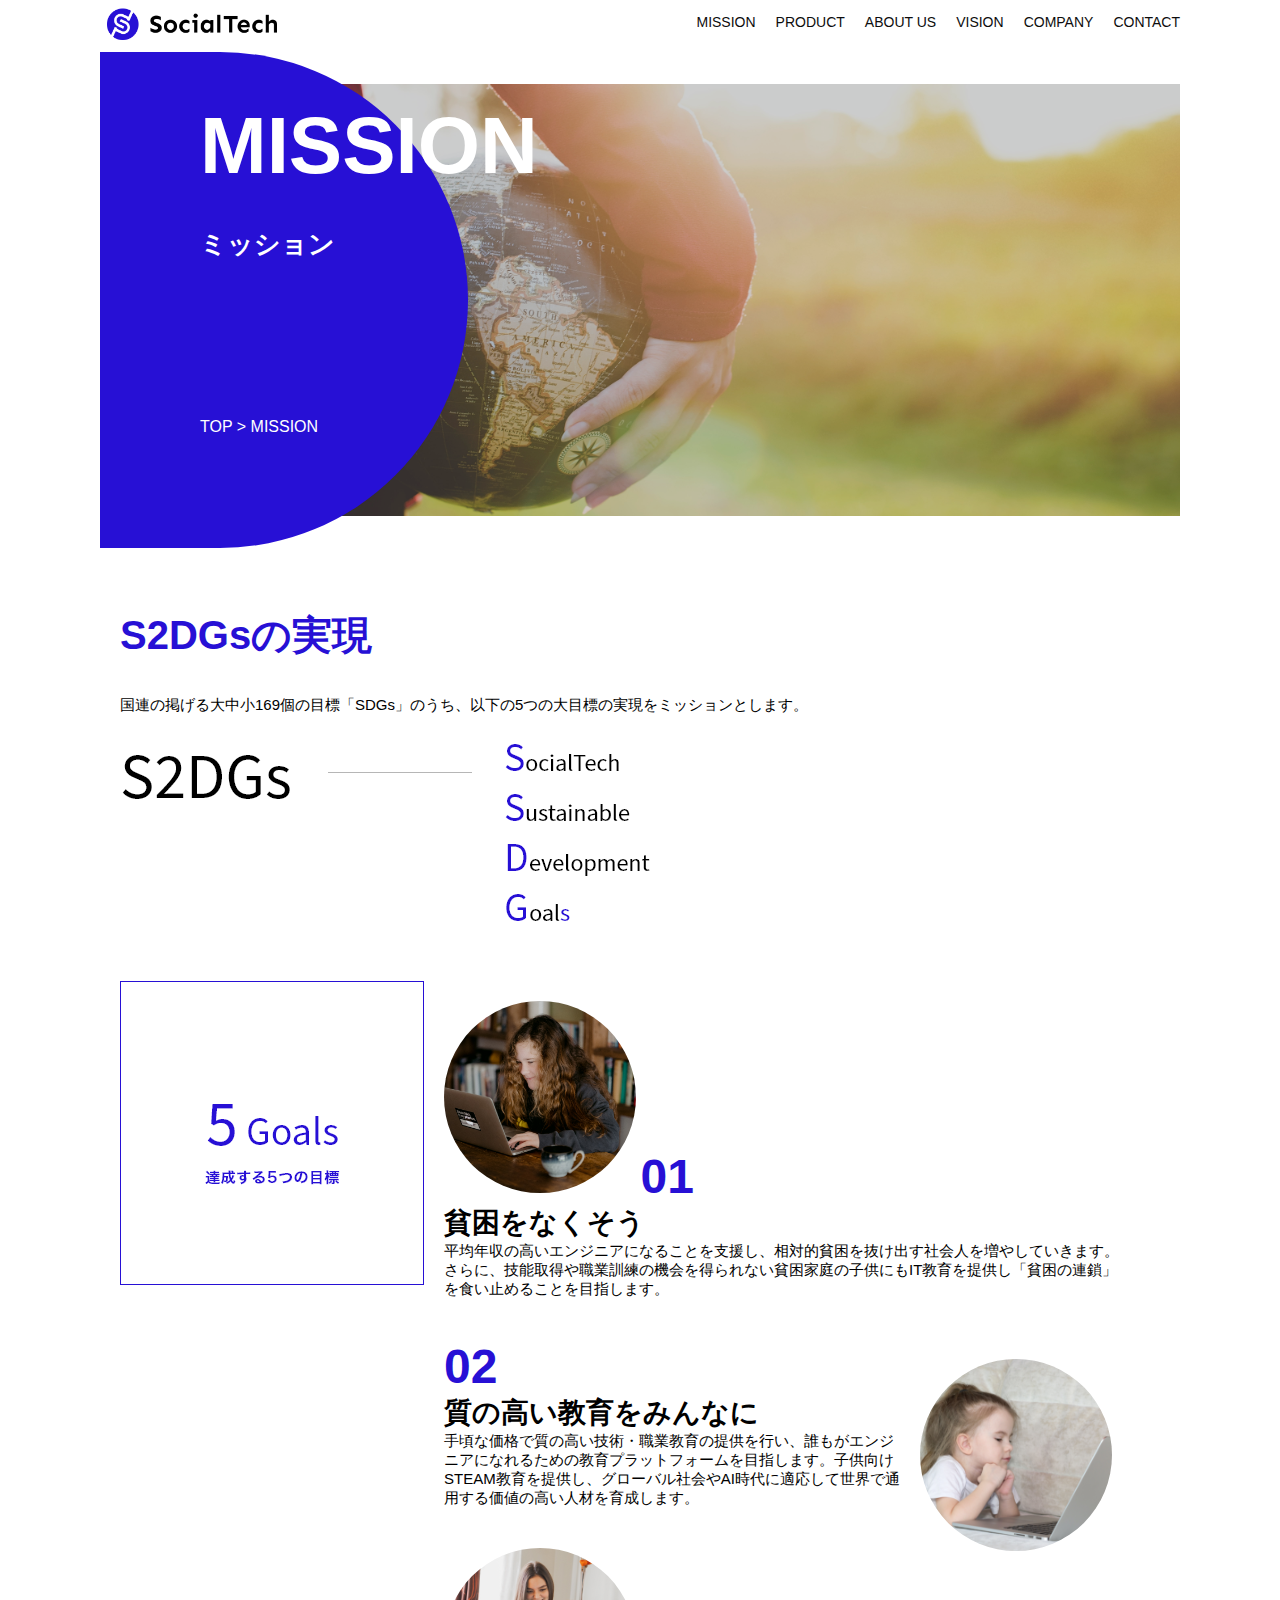
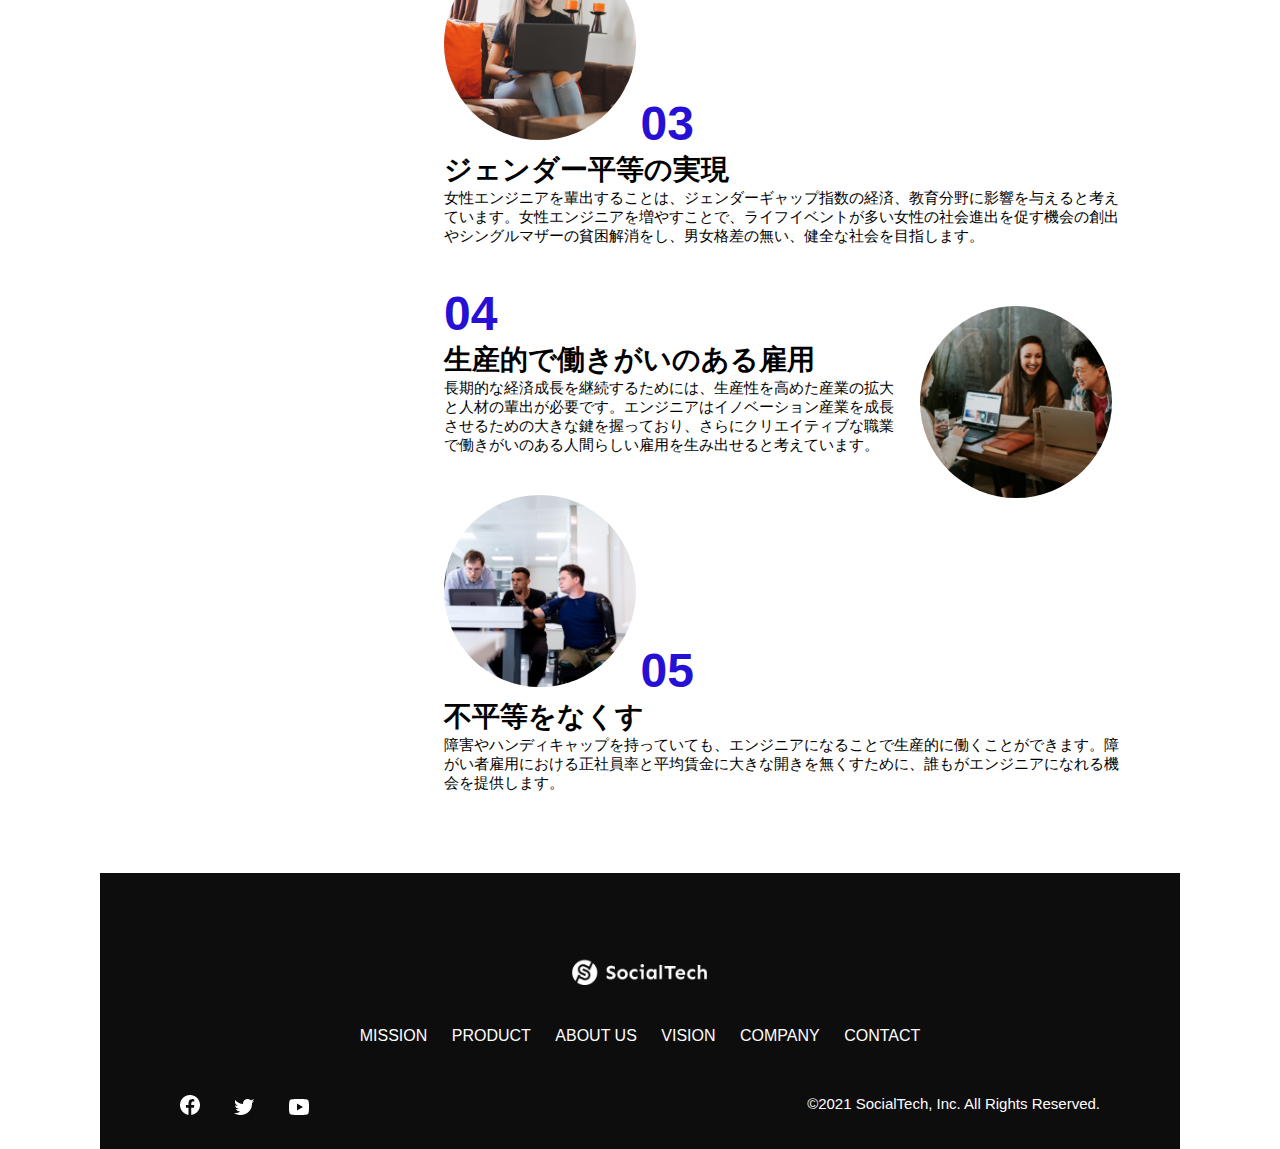
<file: kadai_tutorial_output/socialtech/mission.html>
<!DOCTYPE html>
<html>
  <head>
    <title>SocialTech - MISSION -</title>
    <meta charset="utf-8">
    <meta name="description" content="SocialTechが目指す5つの目標（S2DGs）を紹介します">
    <meta name="viewport" content="width=device-width, initial-scale=1.0">
    <link rel="stylesheet " href="sytle.css">
  </head>
  <body>
    <!-- ヘッダー -->
    <header>
      <!-- ロゴ -->
      <a href="index.html" id="logo"><img src="images/images/logo.png" alt="トップページに戻る"></a>
  
      <!-- PC用ナビゲーション -->
      <nav id="nav-pc">
        <ul>
          <li><a href="mission.html">MISSION</a></li>
          <li><a href="product.html">PRODUCT</a></li>
          <li><a href="index.html#aboutus">ABOUT US</a></li>
          <li><a href="index.html#vision">VISION</a></li>
          <li><a href="index.html#company">COMPANY</a></li>
          <li><a href="index.html#contact">CONTACT</a></li>
        </ul>
      </nav>
        <button id="menu-sp" onclick="document.getElementById('nav-sp').style.display = 'block';">
          <img src="images/images/button-menu.png" alt="ナビゲーションを開く">
        </button>
        <div id="nav-sp">
          <button id="close" onclick="document.getElementById('nav-sp').style.display = 'none';">
            <img src="images/images/button-close.png" alt="ナビゲーションを閉じる">
          </button>
          <nav>
            <ul>
              <li>
                <a id="logo-sp" href="index.html"onclick="document.getElementById('nav-sp').style.display = 'none'"><img src="images/images/logo-sp.png" alt="トップページに戻る"></a>
              </li>
              <li><a class="menu" href="mission.html" onclick="document.getElementById('nav-sp').style.display = 'none'">MISSION</a></li>
              <li><a class="menu" href="product.html" onclick="document.getElementById('nav-sp').style.display = 'none'">PRODUCT</a></li>
              <li><a class="menu" href="index.html#aboutus" onclick="document.getElementById('nav-sp').style.display = 'none'">ABOUT US</a></li>
              <li><a class="menu" href="index.html#vision" onclick="document.getElementById('nav-sp').style.display = 'none'">VISION</a></li>
              <li><a class="menu" href="index.html#company" onclick="document.getElementById('nav-sp').style.display = 'none'">COMPANY</a></li>
              <li><a class="menu" href="index.html#contact" onclick="document.getElementById('nav-sp').style.display = 'none'">CONTACT</a></li>
            </ul>
          </nav>
          <div id="sns">
            <a href="https://www.facebook.com/sejuku2013">
              <img src="images/images/button-facebook.png" alt="Facebookのリンク">
            </a>
            <a href="https://twitter.com/samuraijuku">
              <img src="images/images/button-twitter.png" alt="Twitterのリンク">
            </a>
            <a href="https://www.youtube.com/channel/UCCFOQO5aDK0xXam4cUQXT8g">
              <img src="images/images/button-youtube.png" alt="YouTubeのリンク">
            </a>
          </div>
        </div>
    </header>
    <main>
      <article>
        <section id="mission-main">
          <div class="mission-main-inner">
            <div id="mission-title">
              <h1>MISSION<br><span>ミッション</span></h1>
              <p>TOP > MISSION</p>
            </div>
          </div>
        </section>
        <section id="mission-s2dgs">
          <h2 class="mission-h2">S2DGsの実現</h2>
          <p>国連の掲げる大中小169個の目標「SDGs」のうち、以下の5つの大目標の実現をミッションとします。</p>
          <img src="images/images/mission/mission-s2dgs.png" alt="S2DGs">
        </section>
        <section id="mission-five-goals">
          <div class="five-goal-images">
            <img src="images/images/mission/mission-5goals.png" alt="5Goals">
          </div>
          <div class="five-goals-read">
            <div>
              <img class="fivegoals-image-left" src="images/images/mission/mission-5goals01.png" alt="PCを操作する女の子">
              <span class="fivegoals-number">01</span>
              <h3 class="fivegoals-h3">貧困をなくそう</h3>
              <p class="fivegoals-p">平均年収の高いエンジニアになることを支援し、相対的貧困を抜け出す社会人を増やしていきます。さらに、技能取得や職業訓練の機会を得られない貧困家庭の子供にもIT教育を提供し「貧困の連鎖」を食い止めることを目指します。</p>
            </div>
            <div>
              <img class="fivegoals-image-right" src="images/images/mission/mission-5goals02.png" alt="PCを見つめる小さい女の子">
              <span class="fivegoals-number">02</span>
              <h3 class="fivegoals-h3">質の高い教育をみんなに</h3>
              <p class="fivegoals-p">手頃な価格で質の高い技術・職業教育の提供を行い、誰もがエンジニアになれるための教育プラットフォームを目指します。子供向けSTEAM教育を提供し、グローバル社会やAI時代に適応して世界で通用する価値の高い人材を育成します。</p>
            </div>
            <div>
              <img class="fivegoals-image-left" src="images/images/mission/mission-5goals03.png" alt="PCを操作する女性">

              <span class="fivegoals-number">03</span>
              <h3 class="fivegoals-h3">ジェンダー平等の実現</h3>
              <p class="fivegoals-p">女性エンジニアを輩出することは、ジェンダーギャップ指数の経済、教育分野に影響を与えると考えています。女性エンジニアを増やすことで、ライフイベントが多い女性の社会進出を促す機会の創出やシングルマザーの貧困解消をし、男女格差の無い、健全な社会を目指します。</p>
            </div>
            <div>
              <img class="fivegoals-image-right" src="images/images/mission/mission-5goals04.png" alt="笑顔で話し合う3人の男女">
              <span class="fivegoals-number">04</span>
              <h3 class="fivegoals-h3">生産的で働きがいのある雇用</h3>
              <p class="fivegoals-p">長期的な経済成長を継続するためには、生産性を高めた産業の拡大と人材の輩出が必要です。エンジニアはイノベーション産業を成長させるための大きな鍵を握っており、さらにクリエイティブな職業で働きがいのある人間らしい雇用を生み出せると考えています。</p>
            </div>
            <div>
              <img class="fivegoals-image-left" src="images/images/mission/mission-5goals05.png" alt="障害を持つ男性が生き生きと働く様子">
              <span class="fivegoals-number">05</span>
              <h3 class="fivegoals-h3">不平等をなくす</h3>
              <p class="fivegoals-p">障害やハンディキャップを持っていても、エンジニアになることで生産的に働くことができます。障がい者雇用における正社員率と平均賃金に大きな開きを無くすために、誰もがエンジニアになれる機会を提供します。</p>
            </div>
          </div>
        </section>
        </section>
      </article>
    </main>
    <footer>
      <div id="footer-logo">
        <img src="images/images/logo-sp.png" alt="SocialTech">
      </div>
      <div id="footer-link">
        <a href="mission.html">MISSION</a>
        <a href="product.html">PRODUCT</a>
        <a href="index.html#aboutus">ABOUT US</a>
        <a href="index.html#vision">VISION</a>
        <a href="index.html#company">COMPANY</a>
        <a href="index.html#contact">CONTACT</a>
      </div>
      <div id="sns-footer">
        <div class="sns-btns">
          <a href="https://www.facebook.com/sejuku2013"><img src="images/images/button-facebook.png" alt="Facebookのリンク"></a>
          <a href="https://twitter.com/samuraijuku"><img src="images/images/button-twitter.png" alt="Twitterのリンク"></a>
          <a href="https://www.youtube.com/channel/UCCFOQO5aDK0xXam4cUQXT8g"><img src="images/images/button-youtube.png" alt="YouTubeのリンク"></a>
        </div>
        <p id="copyright">&copy;2021 SocialTech, Inc. All Rights Reserved.</p>
      </div>
    </footer>
    </body>
  </html>
</file>
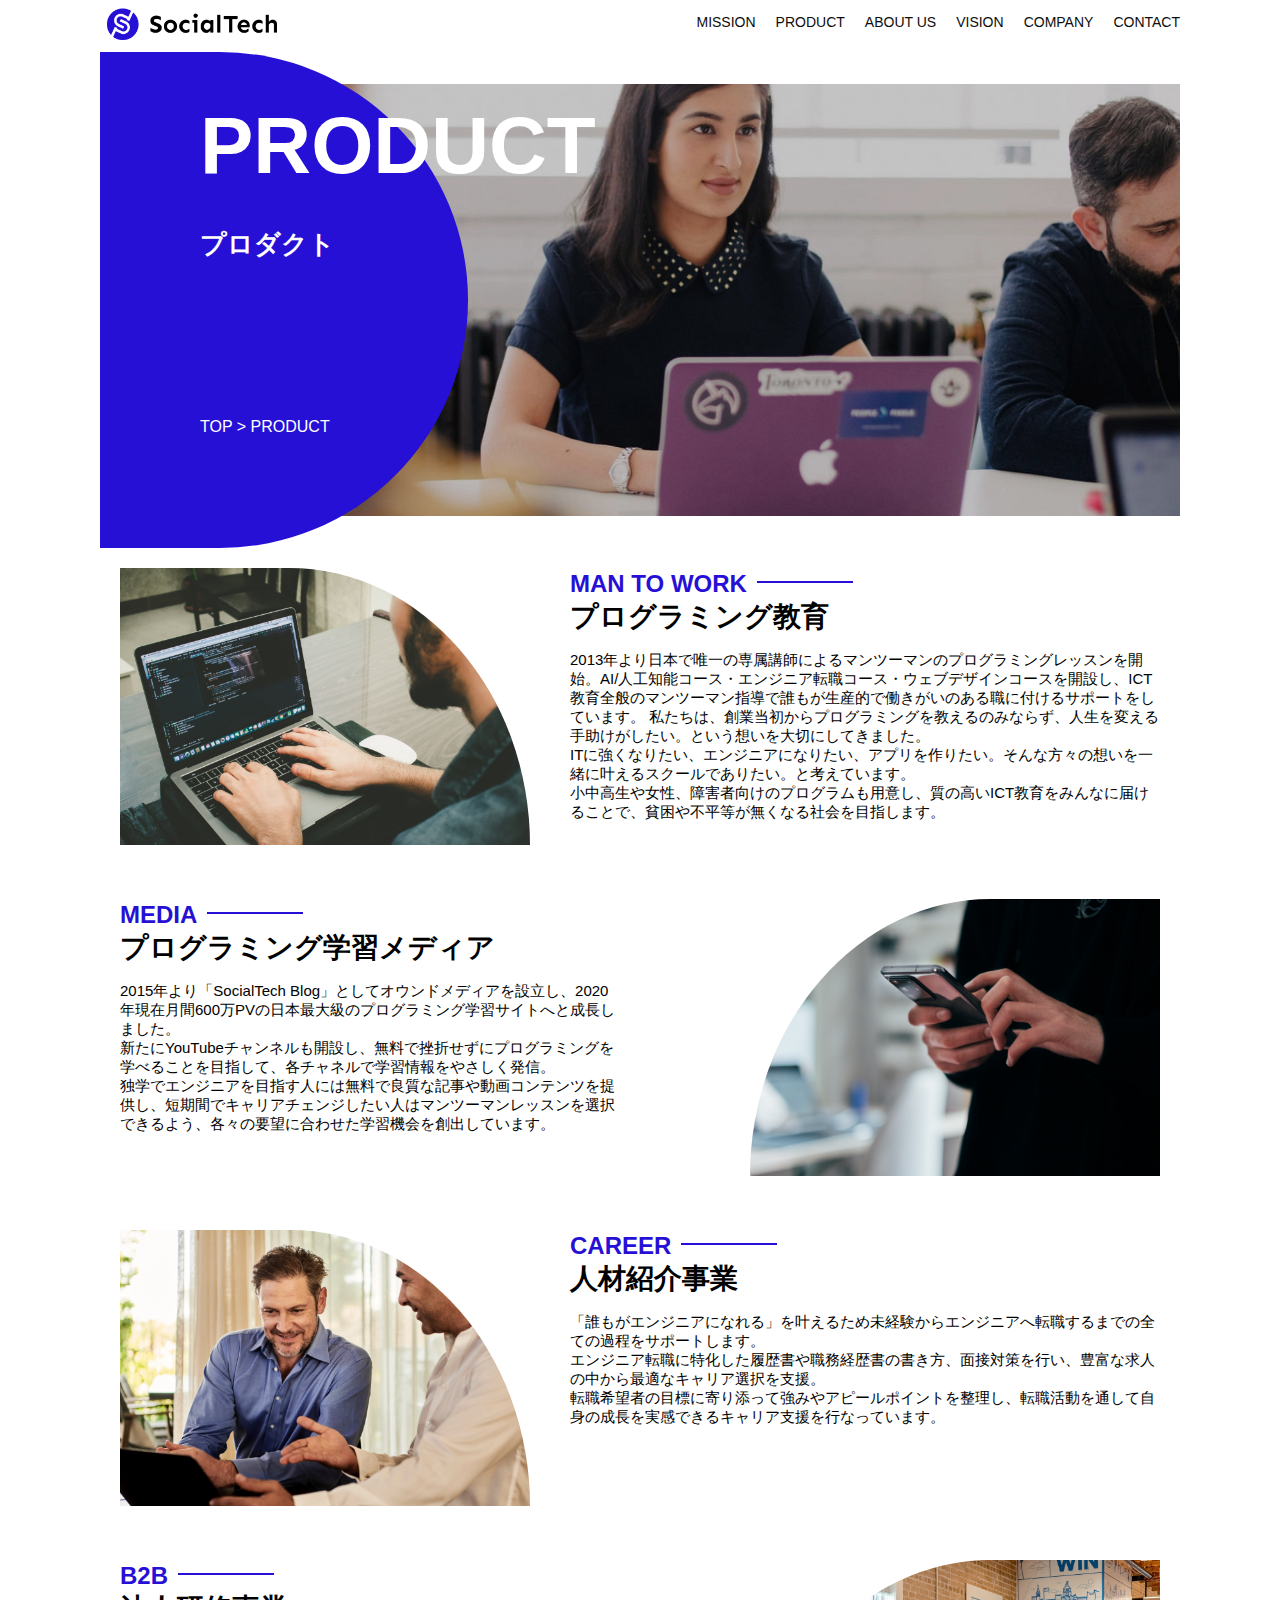
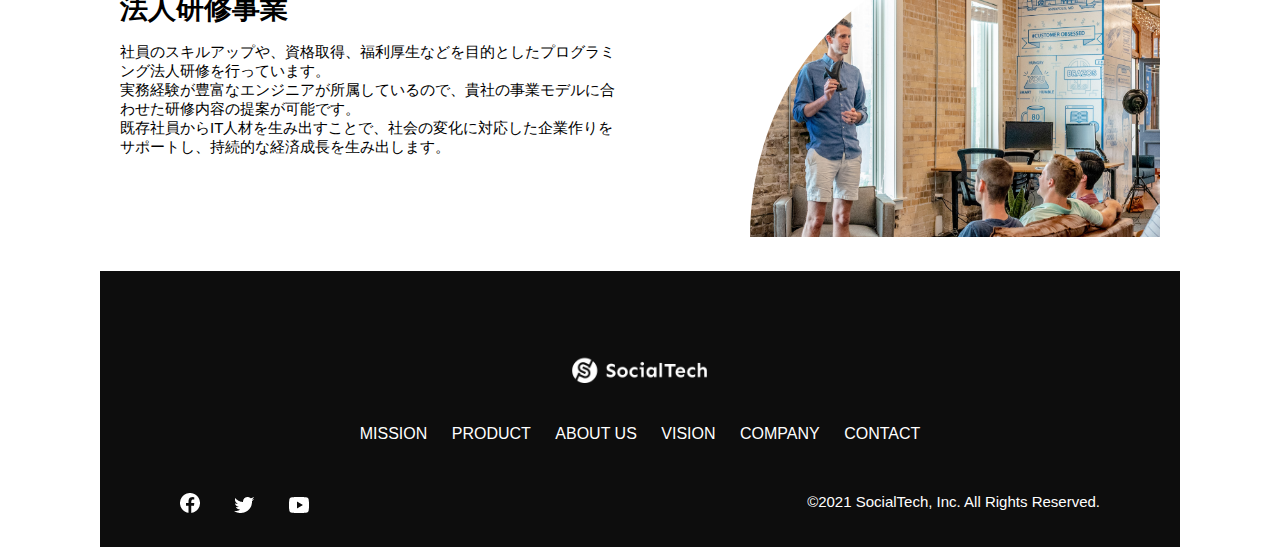
<file: kadai_tutorial_output/socialtech/product.html>
<!DOCTYPE html>
<html>
  <head>
    <title>SocialTech - PRODUCT -</title>
    <meta charset="utf-8">
    <meta name="description" content="SocialTechの4つのプロダクトを紹介します">
    <meta name="viewport" content="width=device-width, initial-scale=1.0">
    <link rel="stylesheet " href="sytle.css">
  </head>
<!--======== 前略 ========-->

<body>
  <!-- ヘッダー -->
  <header>
    <!-- ロゴ -->
    <a href="index.html" id="logo"><img src="images/images/logo.png" alt="トップページに戻る"></a>

    <!-- PC用ナビゲーション -->
    <nav id="nav-pc">
      <ul>
        <li><a href="mission.html">MISSION</a></li>
        <li><a href="product.html">PRODUCT</a></li>
        <li><a href="index.html#aboutus">ABOUT US</a></li>
        <li><a href="index.html#vision">VISION</a></li>
        <li><a href="index.html#company">COMPANY</a></li>
        <li><a href="index.html#contact">CONTACT</a></li>
      </ul>
    </nav>
      <button id="menu-sp" onclick="document.getElementById('nav-sp').style.display = 'block';">
        <img src="images/images/button-menu.png" alt="ナビゲーションを開く">
      </button>
      <div id="nav-sp">
        <button id="close" onclick="document.getElementById('nav-sp').style.display = 'none';">
          <img src="images/images/button-close.png" alt="ナビゲーションを閉じる">
        </button>
        <nav>
          <ul>
            <li>
              <a id="logo-sp" href="index.html"onclick="document.getElementById('nav-sp').style.display = 'none'"><img src="images/images/logo-sp.png" alt="トップページに戻る"></a>
            </li>
            <li><a class="menu" href="mission.html" onclick="document.getElementById('nav-sp').style.display = 'none'">MISSION</a></li>
            <li><a class="menu" href="product.html" onclick="document.getElementById('nav-sp').style.display = 'none'">PRODUCT</a></li>
            <li><a class="menu" href="index.html#aboutus" onclick="document.getElementById('nav-sp').style.display = 'none'">ABOUT US</a></li>
            <li><a class="menu" href="index.html#vision" onclick="document.getElementById('nav-sp').style.display = 'none'">VISION</a></li>
            <li><a class="menu" href="index.html#company" onclick="document.getElementById('nav-sp').style.display = 'none'">COMPANY</a></li>
            <li><a class="menu" href="index.html#contact" onclick="document.getElementById('nav-sp').style.display = 'none'">CONTACT</a></li>
          </ul>
        </nav>
        <div id="sns">
          <a href="https://www.facebook.com/sejuku2013">
            <img src="images/images/button-facebook.png" alt="Facebookのリンク">
          </a>
          <a href="https://twitter.com/samuraijuku">
            <img src="images/images/button-twitter.png" alt="Twitterのリンク">
          </a>
          <a href="https://www.youtube.com/channel/UCCFOQO5aDK0xXam4cUQXT8g">
            <img src="images/images/button-youtube.png" alt="YouTubeのリンク">
          </a>
        </div>
      </div>
  </header>

  <main>
    <article>
      <section id="product-main">
        <div class="product-main-inner">
          <div id="product-title">
            <h1>PRODUCT<br><span>プロダクト</span></h1>
            <p>TOP > PRODUCT</p>
          </div>
        </div>
      </section>
      <section class="product-section product-section-left">
        <div class="product-section-img">
          <img src="images/images/product/product-mantoman.png" alt="PCでコードを書く男性">
        </div>
        <div class="product-read">
          <h2 class="product-h2">MAN TO WORK</h2>
          <h3 class="product-h3">プログラミング教育</h3>
          <p>
            2013年より日本で唯一の専属講師によるマンツーマンのプログラミングレッスンを開始。AI/人工知能コース・エンジニア転職コース・ウェブデザインコースを開設し、ICT教育全般のマンツーマン指導で誰もが生産的で働きがいのある職に付けるサポートをしています。 私たちは、創業当初からプログラミングを教えるのみならず、人生を変える手助けがしたい。という想いを大切にしてきました。<br>ITに強くなりたい、エンジニアになりたい、アプリを作りたい。そんな方々の想いを一緒に叶えるスクールでありたい。と考えています。<br>小中高生や女性、障害者向けのプログラムも用意し、質の高いICT教育をみんなに届けることで、貧困や不平等が無くなる社会を目指します。
          </p>
        </div>
      </section>
      <section class="product-section product-section-right">
        <div class="product-read">
          <h2 class="product-h2">MEDIA</h2>
          <h3 class="product-h3">プログラミング学習メディア</h3>
          <p>2015年より「SocialTech Blog」としてオウンドメディアを設立し、2020年現在月間600万PVの日本最大級のプログラミング学習サイトへと成長しました。<br>新たにYouTubeチャンネルも開設し、無料で挫折せずにプログラミングを学べることを目指して、各チャネルで学習情報をやさしく発信。<br>独学でエンジニアを目指す人には無料で良質な記事や動画コンテンツを提供し、短期間でキャリアチェンジしたい人はマンツーマンレッスンを選択できるよう、各々の要望に合わせた学習機会を創出しています。</p>
        </div>
        <div class="product-section-img">
          <img src="images/images/product/product-media.png" alt="スマートフォンを操作する人">
        </div>
      </section>
      <section class="product-section product-section-left">
        <div class="product-section-img">
          <img src="images/images/product/product-career.png" alt="笑顔で話し合う2人の男性">
        </div>
        <div class="product-read">
          <h2 class="product-h2">CAREER</h2>
          <h3 class="product-h3">人材紹介事業</h3>
          <p>「誰もがエンジニアになれる」を叶えるため未経験からエンジニアへ転職するまでの全ての過程をサポートします。<br>エンジニア転職に特化した履歴書や職務経歴書の書き方、面接対策を行い、豊富な求人の中から最適なキャリア選択を支援。<br>転職希望者の目標に寄り添って強みやアピールポイントを整理し、転職活動を通して自身の成長を実感できるキャリア支援を行なっています。<br></p>
        </div>
      </section>

      <section class="product-section product-section-right">
        <div class="product-read">
          <h2 class="product-h2">B2B</h2>
          <h3 class="product-h3">法人研修事業</h3>
          <p>社員のスキルアップや、資格取得、福利厚生などを目的としたプログラミング法人研修を行っています。<br>実務経験が豊富なエンジニアが所属しているので、貴社の事業モデルに合わせた研修内容の提案が可能です。<br>既存社員からIT人材を生み出すことで、社会の変化に対応した企業作りをサポートし、持続的な経済成長を生み出します。</p>
        </div>
        <div class="product-section-img">
          <img src="images/images/product/product-b2b.png" alt="講演中の男性とそれを聴く人々">
        </div>
      </section>
    </article>
  </main>

  <footer>
    <div id="footer-logo">
      <img src="images/images/logo-sp.png" alt="SocialTech">
    </div>
    <div id="footer-link">
      <a href="mission.html">MISSION</a>
      <a href="product.html">PRODUCT</a>
      <a href="index.html#aboutus">ABOUT US</a>
      <a href="index.html#vision">VISION</a>
      <a href="index.html#company">COMPANY</a>
      <a href="index.html#contact">CONTACT</a>
    </div>
    <div id="sns-footer">
      <div class="sns-btns">
        <a href="https://www.facebook.com/sejuku2013"><img src="images/images/button-facebook.png" alt="Facebookのリンク"></a>
        <a href="https://twitter.com/samuraijuku"><img src="images/images/button-twitter.png" alt="Twitterのリンク"></a>
        <a href="https://www.youtube.com/channel/UCCFOQO5aDK0xXam4cUQXT8g"><img src="images/images/button-youtube.png" alt="YouTubeのリンク"></a>
      </div>
      <p id="copyright">&copy;2021 SocialTech, Inc. All Rights Reserved.</p>
    </div>
  </footer>
  </body>
</html>
</file>
<file: kadai_tutorial_output/socialtech/sytle.css>
/* PC、スマホ共通スタイル */
* {
  box-sizing: border-box;
}

p {
 font-size: 15px;
}

body {
 max-width: 1080px;
 margin: 0 auto 0 auto;  
 font-family: "Source Sans Pro", "Hiragino Kaku Gothic ProN", Meiryo, Arial, sans-serif;
}

.carousel {
  margin: 0 20px 0 20px;
}

.carouselImg {
  width: 100%;
}
/* ヘッダー */
header {
display: flex;
justify-content: space-between;
} 

/* ナビゲーションのレイアウト */
#nav-pc {
 font-size: 14px;
}

#nav-pc ul {
 display: flex;
 padding-left: 0;
}

#nav-pc li {
 list-style: none;
}

/* ナビゲーションのリンクの装飾設定 */
#nav-pc a {
 text-decoration: none;
 margin-left: 20px;
 color: #0d0d0d;
}

#nav-pc a:hover {
 text-decoration: underline;
}
#nav-sp,
#menu-sp{
  display: none;
}

/* メインビジュアル*/
#main-visual {
 position: relative;
 height: 400px;
}

#main-message {
  position: absolute;
  top: 0;
  left: 0;
  background-color: #2710d5;
  color: #ffffff;
  border-radius: 0 0 476px 0;
  max-width: 620px;
  height: 100%;
  width: 100%;
  z-index: 11;
}
#main-message > h1{
  font-size: 60px;
  margin: 100px 0 0 50px;
}
#main-message > p{
  font-size: 28px;
  margin: 0 0 0 50px;
}
#main-visual > img{
  max-width: 620px;
  border-radius: 476px 0 0 0;
  position: absolute;
  top: 0;
  right: 0;
  z-index: 10;
}
h2{
  margin-top: 40px;
}
h2::after{
  content: url("images/images/line.png");
  margin-left: 10px;
}
h3{
  font-size: 27px;
}
#mission{
  margin: 40px auto 40px auto;
}
#mission-flex{
  display: flex;
}

#mission-flex > div{
  width: 50%;
  margin: 20px;
}
#mission-photo{
  width: 100%;
}
#s2dgs{
  margin-top: 50px;
  width: 100%;
}
#product{
  background-color: #fafafa;
  margin: 80px 0 80px 0;
  padding: 10px 40px 0px 40px;
}
#product .product-flex{
  margin-top: 40px;
  display: flex;
}
#product-left{
  width: 50%;
  margin-right: 20px;
}
#product-right{
  width: 50%;
  margin-left: 20px;
  margin-top: 80px;
}
#product-left > div{
  position: relative;
  height: 480px;
  margin-right: 20px;
}
#product-right > div{
  position: relative;
  height: 480px;
  margin-right: 20px;
}
.product-photo{
  width: 100%;
}
.product-explain{
  background-color: #ffffff;
  position: absolute;
  left: 0;
  bottom: 50px;
  margin: 0 40px 0 40px;
  padding: 20px;
  box-shadow: 5px 5px 10px rgba(0, 0, 0, 0.05);
}
.product-explain > span{
  color: #2710d5;
  font-weight: bold;
  font-size: 16px;
  margin: 0;
}
.product-explain > h3{
  margin: 5px 0 5px 0;
}
.product-explain > p{
  font-size: 14px;
  margin: 0;
}
#prduct-more{
  text-align: center;
  bottom: -42px;
}
#aboutus{
  margin: 80px auto 80px auto;
}
#aboutus > div{
  display:flex
}
.culture-img{
  width: 50%;
  align-self: flex-start;
}
.culture-img2{
  margin-top: 50px;
  width: 100%;
}
.culture-table{
  margin-right: 50px;
}
.culture-num{
  font-size: 80px;
  color: #2710d5;
  padding: 0 20px 0 0;
}
.culture-table th{
  text-align: left;
  font-size: 28px;
  font-weight: bold;
}
.culture-en{
  color: #2710d5;
  font-size: 24px;
}
.culture-description{
  margin: 0;
}
#vision{
  margin: 80px auto 80px auto;
}
#vision > div{
  display: flex;
  justify-content: space-between;
  flex-wrap: wrap;
}
.vision-box{
  width: 300px;
  height: 300px;
  margin-bottom: 30px;
  position:relative;
}
.vision-box > img {
  width: 100%;
  position: relative;
  z-index: 30;
}
.vision-box > div {
  position: absolute;
  top: 0;
  left: 0;
  z-index: 31;
  margin-right: 20px;
}
.vision-box > div > h4{
  color: #2710d5;
  font-size: 19px;
  margin-top: 80px;
}
.vision-box > div > h4::first-letter{
  font-size: 40px;
}
.vision-box > div > h5{
  font-size: 20px;
  margin: 0 0 0 0;
}
.vision-box > div > p{
  margin: 10px 0 0 0;
}
#company{
  margin: 80px auto 80px auto;
}
#company-table{
  width: 100%;
}
.tableheader{
  text-align: left;
  padding: 20px;
  border-bottom-color: #2710d5;
  border-bottom-width: 1px;
  border-bottom-style: solid;
  width: 100px;
}
.tableheader-first{
  border-top-color: #2710d5;
  border-top-width: 1px;
  border-top-style: solid;
}
.cell{
  padding: 30px;
  border-bottom-color: #ececec;
  border-bottom-width: 1px;
  border-bottom-style: solid;
}
.cell-first{
  border-top-color: #ececec;
  border-top-width: 1px;
  border-top-style: solid;
}
#company > iframe{
  width: 100%;
  height: 368px;
  margin-top: 40px
}
#contact {
  margin: 80px auto 80px auto;
}

/* 外枠 */
#contact > form > div {
  display: flex;
  flex-direction: row;
  flex-wrap: wrap;
  padding-bottom: 30px;
}
.contact-heading {
  width: 240px;
  align-self: center;
}
/* 見出しのラベル */
.contact-label {
  font-weight: bold;
}
/* 必須 */
.contact-span {
  color: #ce2222;
  margin: 0 0 0 20px;
  font-weight: bold;
}
.contact-textbox {
  border-top: 0px;
  border-left: 0px;
  border-right: 0px;
  border-bottom-width: 1px;
  border-bottom-color: #707070;
  border-style: solid;
  background-color: #fafafa;
  width: 400px;
  height: 56px;
}

/* お問い合わせ内容のテキストエリア */
.contact-textarea {
  border-top: 0px;
  border-left: 0px;
  border-right: 0px;
  border-bottom-width: 1px;
  border-bottom-color: #707070;
  background-color: #fafafa;
  width: 400px;
  height: 200px;
  }
#prefecture {
  margin-left: 20px; /* 適切な値に調整 */
  width: 400px; /* テキストボックスと同じ幅に設定 */
  height: 56px; /* 他の入力フィールドと同じ高さに設定 */
  border: 1px solid #707070; /* ボーダー色を統一 */
  background-color: #fafafa; /* 背景色を統一 */
}
  #contact dt {
    font-weight: bold;
  }
  
  #contact dd {
    margin: 0 0 16px 0;
  }
  
  #contact dd p {
    margin: 0;
  }
  
  #contact dd ul {
    padding-left: 0;
  }
  
  #contact dd li {
    margin-bottom: 0;
    list-style: none;
  }
  footer {
    background-color: #0d0d0d;
    text-align: center;
    padding: 80px 80px 30px 80px;
  }
  
  #footer-logo {
    margin-bottom: 30px;
  }
  #footer-link {
    margin-bottom: 50px;
  }
  
  #footer-link > a {
    text-decoration: none;
    margin: 10px;
    color: #ffffff;
  }
  
  #footer-link > a:hover {
    text-decoration: underline;
  }
  #sns-footer {
    display: flex;
    justify-content: space-between;
    text-align: left;
  }
  
  #sns-footer a {
    margin-right: 30px;
  }
  
  #copyright {
    color: #ffffff;
    margin: 0;
  }
  .mission-main-inner{
    background-position-y: center;
    background-image: url(images/images/mission/mission-main.png);
    background-repeat: no-repeat;
  }
  #mission-title{
    background-color: #2710d5;
    width: 368px;
    color: #ffffff;
    height: 496px;
    border-radius: 0 248px 248px 0;
    position: relative;
  }
  #mission-title h1{
    position: absolute;
    top: 0;
    left: 100px;
    font-size: 80px;
    line-height: 1;
  }
  #mission-title h1 span{
    font-size: 26px;
  }
  #mission-title > p{
    position: absolute;
    top: 350px;
    left: 100px;
    font-size: 16px;
  }
  #mission-s2dgs{
    padding: 20px;
  }
  .mission-h2{
    color: #2710d5;
    font-size: 40px;
  }
  .mission-h2::after{
    content: none;
  }
  #mission-five-goals{
    padding: 20px;
    display: flex;
  }
  #mission-five-goals .five-goals-image{
    width: 30%;
    padding: 20px;
  }
  #mission-five-goals .five-goals-image img{
    width: 100%;
  }
  #mission-five-goals .five-goals-read{
    width: 70%;
    padding: 20px;
  }
  #mission-five-goals .five-goals-read > div{
    margin-bottom: 40px;
  }
  .fivegoals-image-right{
    float: right;
    margin: 20px
  }
  .fivegoals-iamge-left{
    float: left;
    margin: 20px;
  }
  .fivegoals-number{
    color: #2710d5;
    font-size: 48px;
    font-weight: bold;
    margin: 0;
  }
  .fivegoals-h3{
    font-size: 28px;
    margin: 0;
  }
  .fivegoals-p{
    margin: 0;
  }
  .product-main-inner{
    background-image: url("images/images/product/product-main.png");
    background-repeat: no-repeat;
    background-position-y: center;
  }
  #product-title{
    background-color: #2710d5;
    width: 368px;
    color: #ffffff;
    height: 496px;
    border-radius: 0 248px 248px 0;
    position: relative;
  }
  #product-title h1{
    position: absolute;
    top: 0;
    left: 100px;
    font-size: 80px;
    line-height: 1;
  }
  #product-title h1 span{
    font-size: 26px;
  }
  #product-title > p{
    position: absolute;
    top: 350px;
    left: 100px;
    font-size: 16px;
  }
  .product-section{
    display: flex;
    padding: 20px 20px 0;
  }
  .product-section .product-section-img{
    width: 450px;
  }
  .product-section-left .product-section-img img{
    width: 100%;
    padding: 0 40px 30px 0;
    border-radius: 0 432px 0 0;
  }
  .product-section-left .product-read{
    width: 50%;
    flex-grow: 1;
  }
  .product-section-left .product-read p{
    margin-bottom: 0;
  }
  .product-section-right{
    justify-content: space-between;
  }
  .product-section-right .product-section-img img{
    width: 100%;
    padding: 0 0 30px 40px;
    border-radius: 432px 0 0 0;
  }
  .product-section-right .product-read{
    width: 500px;
  }
  .product-h2{
    color: #2710d5;
    font-size: 24px;
    margin: 0;
  }
  .product-h3{
    font-size: 28px;
    margin: 0;
  }
  @media screen and (max-width: 767px) {

    .carousel {
      margin: 0;
    }
    /* PC用ナビゲーション非表示 */
    #nav-pc {
      display: none;
    }
  
    /* ハンバーガーメニュー */
    #menu-sp {
      display: block;
      background-color: transparent;
      padding: 0;
      border: none;
      position: absolute;
      top: 0px;
      right: 0px;
    }
  
    /* スマホ用ナビゲーションの表示切替*/
    /* 初期状態、レイアウトと非表示設定 */
    #nav-sp {
      background-color: #2710d5;
      position: fixed;
      left: 0;
      top: 0;
      height: 100%;
      width: 100%;
      display: none;
      z-index: 100;
    }
  #close {
    position: absolute;
    top: 20px;
    right: 20px;
    background-color: transparent;
    border: none;
  }
  #nav-sp ul{
    padding: 0;
  }
  #nav-sp li{
    list-style: none;
  }
  #logo-sp{
    margin: 80px 0 30px 20px;
  }
  #nav-sp nav a {
    display: block;
    color: #ffffff;
  }
 
  #nav-sp nav a:hover {
     text-decoration: underline;
   }
 
   #nav-sp .menu {
     text-decoration: none;
     margin: 0 20px 0 20px;
     height: 44px;
     font-size: 16px;
     background-image: url("images/images/arrow.png");
     background-repeat: no-repeat;
     background-position: right top;
   }
   #sns{
    position: absolute;
    bottom: 20px;
    left: 20px;
   }
   #sns > a {
    margin-right: 30px;
   }
   #main-visual {
    position: relative;
    height: 470px;
  }

  #main-visual > div {
    text-align: center;
    height: 280px;
  }

  #main-visual h1 {
    font-size: 28px;
    margin: 90px 0 0 0;
  }

  #main-visual > div > p {
    margin: 0;
    font-size: 15px;
  }

  #main-visual > img {
    width: 100%;
    border-radius: 476px 0 0 0;
    top: auto;
    bottom: 0;
  }
  h2 {
    margin: 15px 0 15px 0;
  }
  
  h3 {
    font-size: 24px;
    margin: 10px 0 0 0;
  }

  /* ミッション */
   #mission {
     margin: 20px 0 20px 0;
     padding: 0 20px 0 20px;
   }
 
   #mission-flex {
     flex-direction: column;
   }
 
   #mission-flex > div {
   width: 100%;
   margin: 0;
 }
 #product{
  margin: 0;
  padding: 10px 20px 0 20px;
 }
 #product .product-flex{
  flex-direction: column;
  margin-top: 0;
 }
 #product-left,#product-right{
  width: 100%;
  margin: 0;
 }
 #product-left > div,#product-right > div{
  height: auto;
  margin: 0;
 }
 .product-explain{
  position: relative;
  margin: 0;
 }
 .product-explain > h3{
  margin: 10px 0 10px 0;
  font-size: 24px;
 }
 #product-more{
  text-align: left;
 }
 #aboutus{
  margin: 80px 20px;
 }
 #aboutus > div{
  flex-direction: column;
 }
 .culture-table th{
  font-size: 16px;
 }
 .culture-table{
  margin-right: 0;
  padding-right: 20px;
  order: 2;
 }
 .culture-img{
  width: 100%;
  order: 1;
 }
 .culture-img2{
  margin-top: 0;
 }
 .culture-num{
  padding: 0;
 }
 .culture-description{
  margin: 0;
 }
 #vision{
  margin: 80px 20px;
 }
 .vision-box > img{
  position: absolute;
  top: 0;
  left: 0;
 }
 .vision-box > div >h4{
  margin: 60px 0 0 0 ;
 }
 #company{
  margin: 0 20px;
 }
 #company > h3{
  margin-bottom: 20px;
 }
 .tableheader{
  width: 50px;
 }
 .cell{
  padding: 20px;
 }
 #company > #iframe{
  height: 240px;
 }
 #contact{
  margin: 80px 20px;
 }
 #contact > h3{
  margin-bottom: 20px;
 }
 #contact > form > div{
  flex-direction: column;
  margin-bottom: 20px;
 }
 .contact-heading{
  align-self: auto;
  margin-bottom: 20px;
 }
 .contact-textbox{
  min-width: 300px;
  width: 100%;
 }
 .contact-textarea{
  height: 150px;
  width: 100%;
 }
 .radiobutton{
  margin-bottom: 20px;
 }
 footer{
  padding: 30px 20px 50px 20px;
  text-align: left;
 }
 #footer-link > a{
  margin: 0 20px 30px 0;
  display: block;
  background-image: url(images/images/arrow.png);
  background-repeat: no-repeat;
  background-position: right top;
 }
 #sns-footer{
  flex-direction: column;
  justify-content: flex-start;
 }
 #copyright{
  font-size: 12px;
  margin-top: 30px;
 }
 #mission-main{
  height: 256px;
  margin-top: 4%;
  position: relative;
 }
 .mission-main-inner{
  height: 80%;
  background-size: cover;
 }
 #mission-title{
  width: 136px;
  height: 256px;
  position: absolute;
  top: -10%;
 }
 #mission-title h1{
  left: 20px;
  font-size: 40px;
 }
 #mission-title h1 span{
  font-size: 18px;
 }
 #mission-title > p{
  top: 180px;
  left: 20px;
  font-size: 13px;
 }
 .mission-h2{
  font-size: 38px;
  margin: 0px;
 }
 .mission-h2::after{
  content: none;
 }
 #mission-s2dgs > img{
  width: 100%;
 }
 #mission-five-goals{
  flex-direction: column;
 }
 #mission-five-goals > div{
  padding: 0;
 }
 #mission-five-goals .five-goals-image,#mission-five-goals .five-goals-read{
  width: 100%;
  padding: 0;
 }
 #mission-five-goals .five-goals-read > div{
  display: flex;
  flex-direction: column;
 }
 .fivegoals-image-right .fivegoals-iamge-left{
  align-self: center;
 }
 #product-main{
  height: 256px;
  margin-top: 4%;
  position: relative;
 }
 .product-main-inner{
  height: 80%;
  background-size: cover;
 }
 #product-title{
  width: 136px;
  height: 256px;
  position: absolute;
  top: -10%;
 }
 #product-title h1{
  left: 20px;
  font-size: 40px;
 }
 #product-title h1 span{
  font-size: 18px;
 }
 #product-title > p{
  top: 180px;
  left: 20px;
  font-size: 13px;
 }
 .product-section{
  flex-direction: column;
 }
 .product-section .product-section-img{
  width: 100%;
 }
 .product-section-left .product-section-img img{
  border-radius: 0 300px 0 0;
 }
 .product-section-left .product-read{
  width: 100%;
  flex-grow: 1;
 }
 .product-section-right .product-section-img img{
  order: 1;
  border-radius: 300px 0 0 0;
 }
 .product-section-right .product-read{
  order: 2;
  width: 100%;
 }
}
</file>
